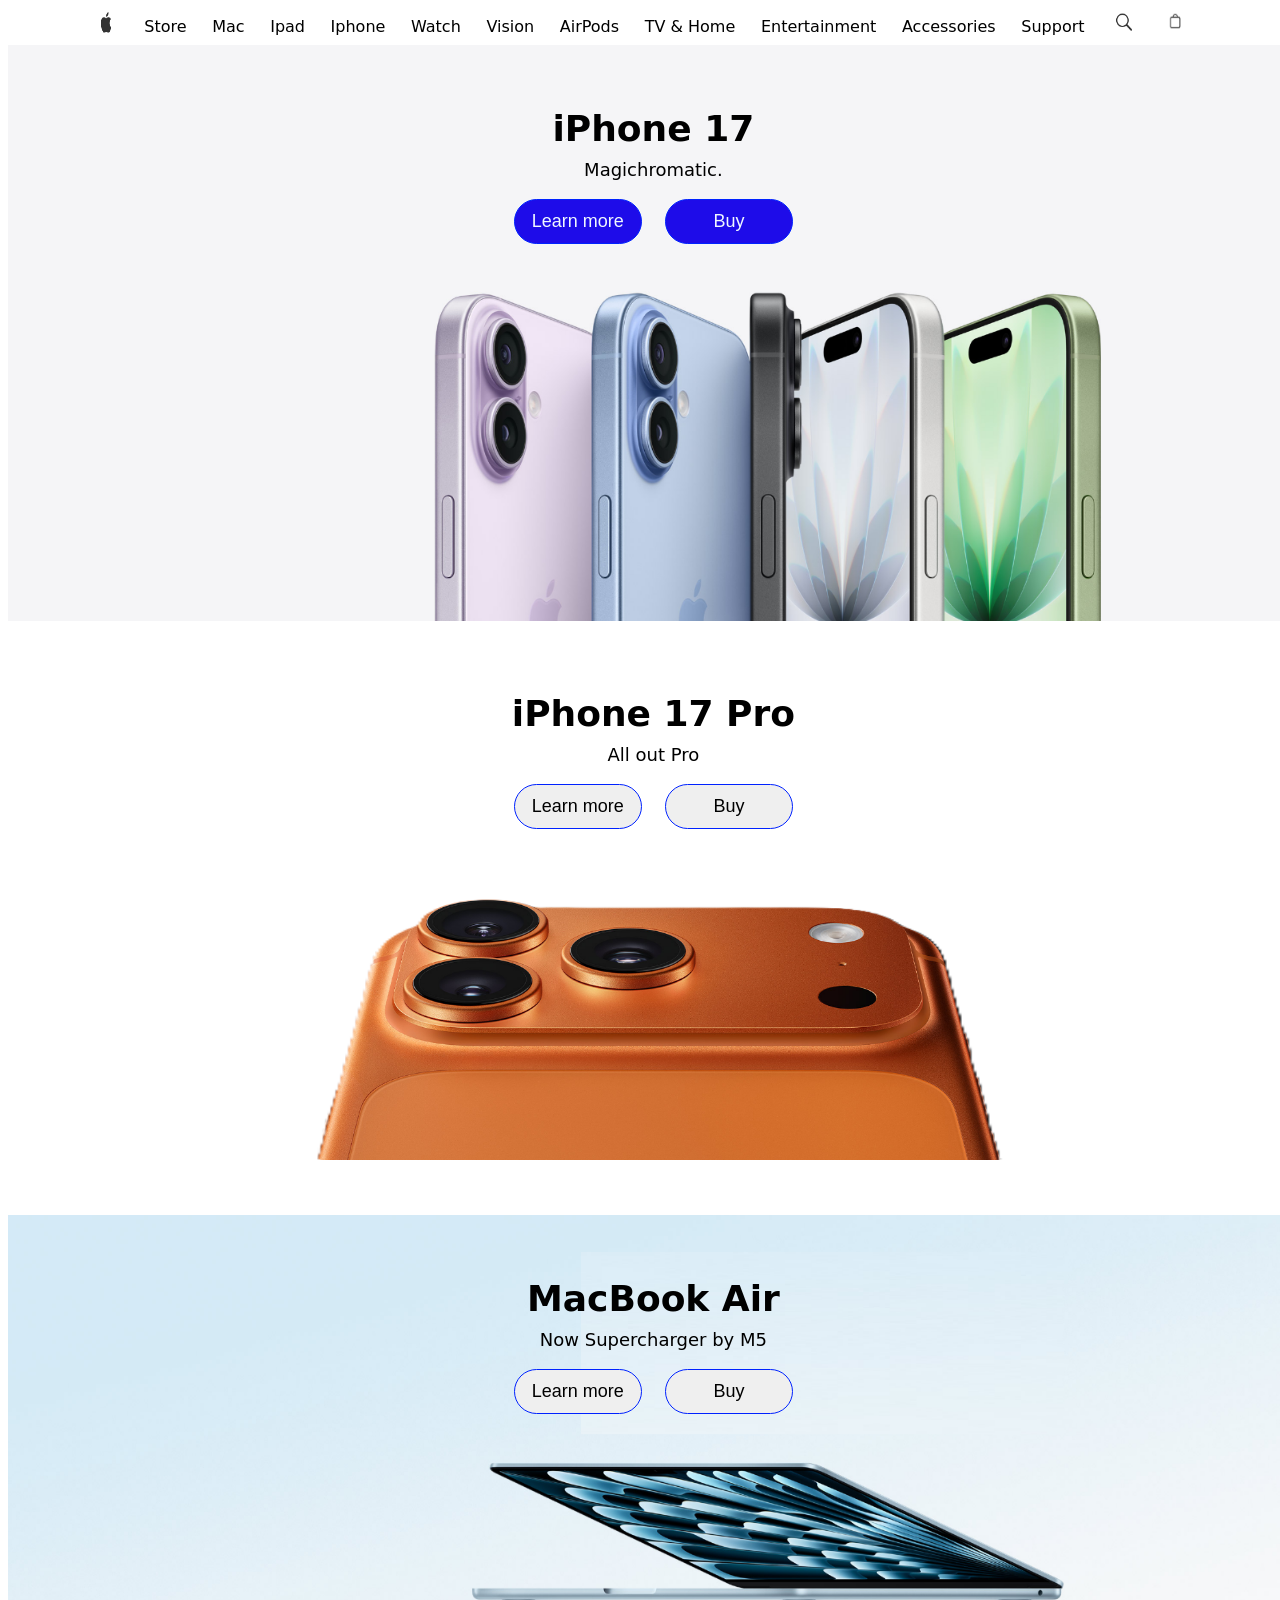
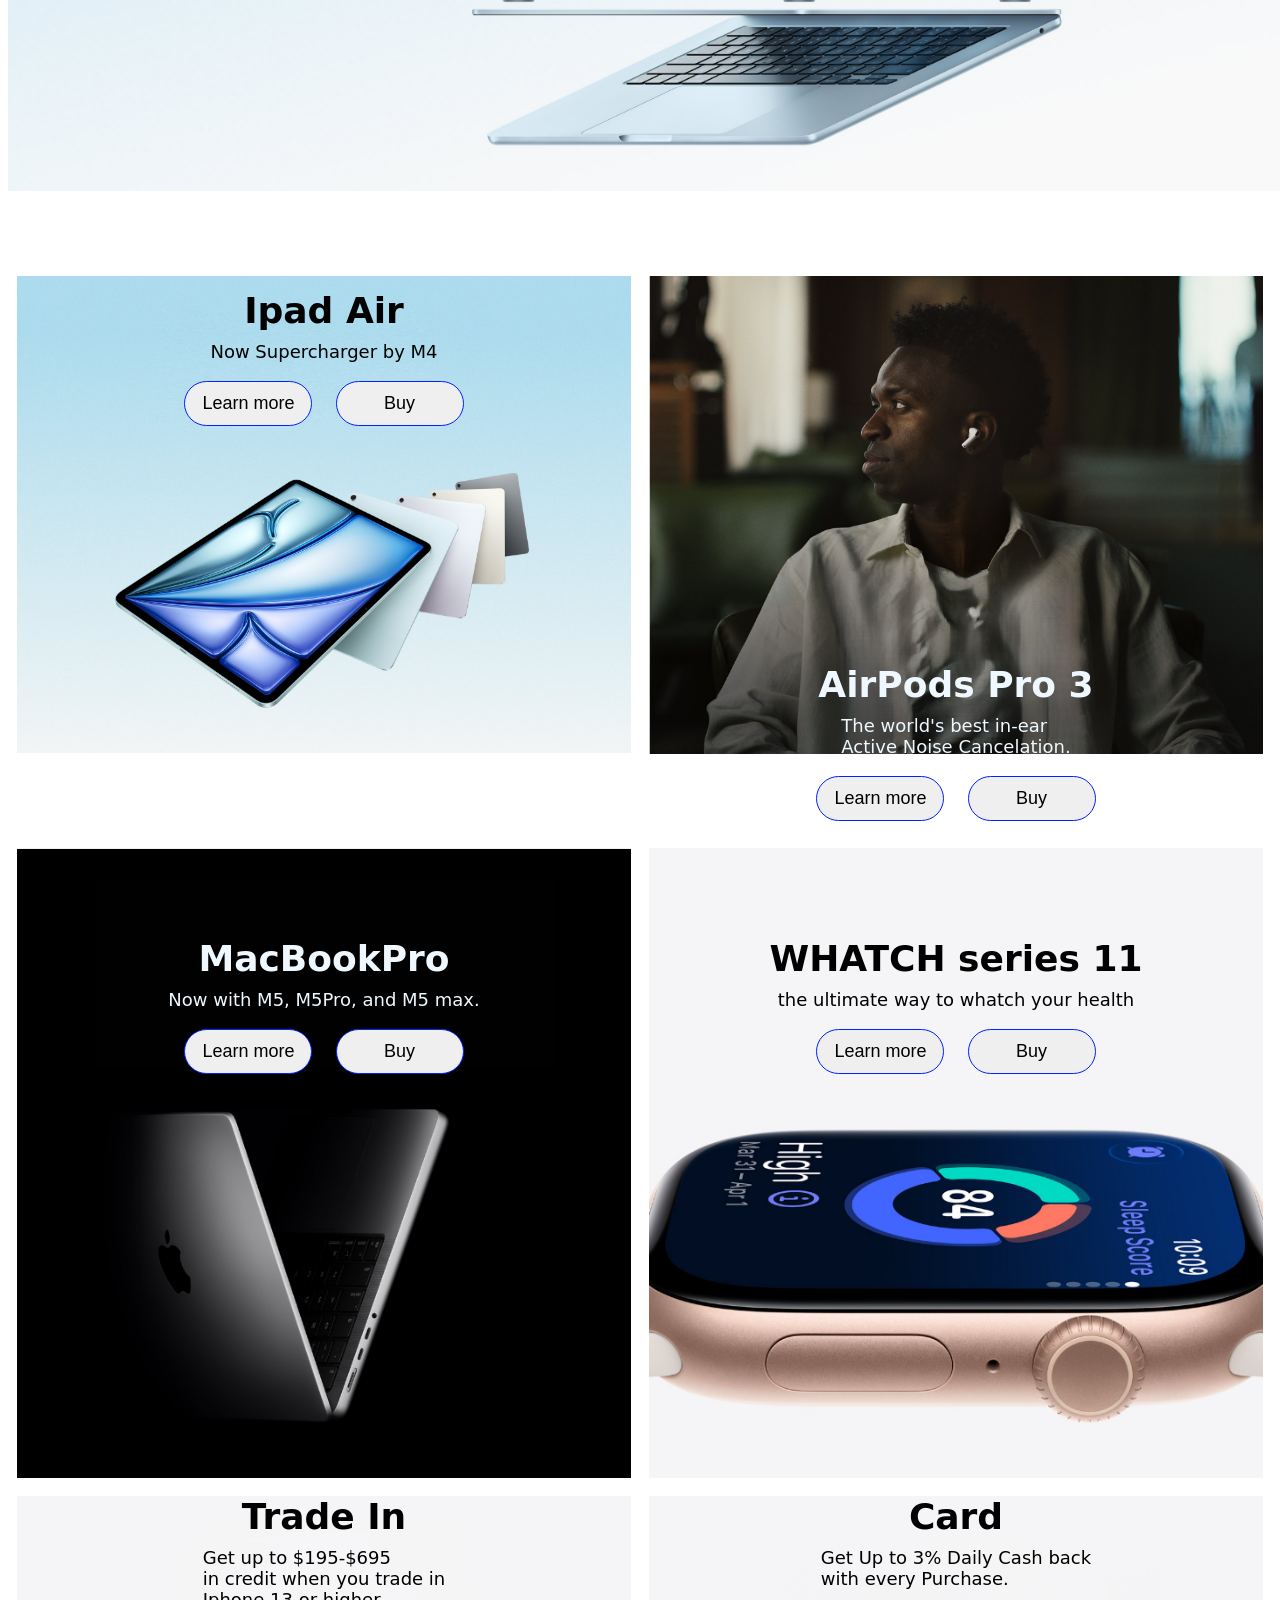
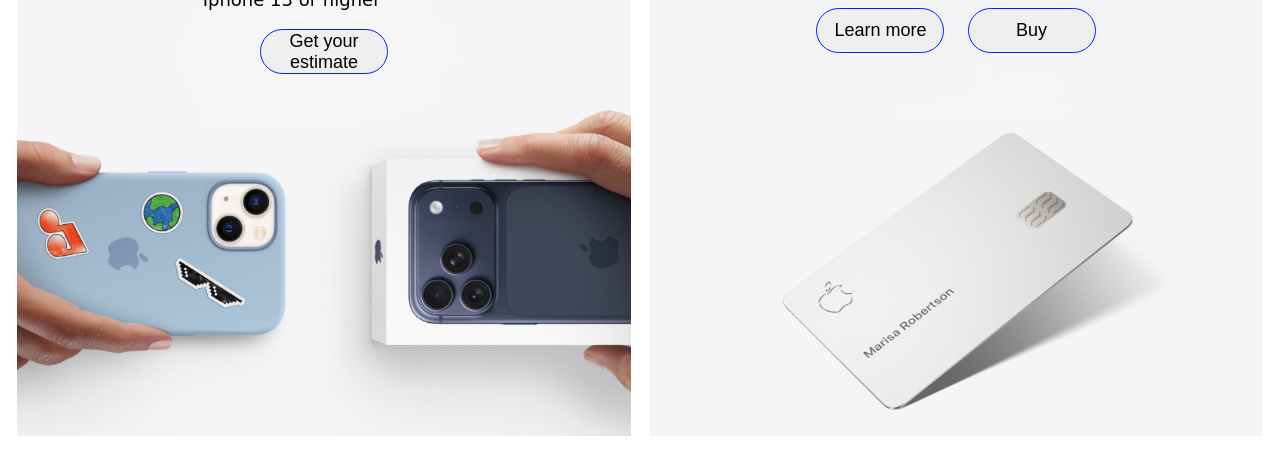
<file: index.html>
<!doctype html>
<html lang="en">
  <head>
    <meta charset="UTF-8" />
    <meta name="viewport" content="width=device-width, initial-scale=1.0" />
    <title>Apple Colne</title>
    <link rel="icon" type="image/png" href="./logo.png" />
    <link rel="stylesheet" href="./sytle.css" />
  </head>
  <body>
    <div class="navbar">
      <img src="./Apple.png" alt="" />
      <a href="">Store</a>
      <a href="">Mac</a>
      <a href="">Ipad</a>
      <a href="">Iphone</a>
      <a href="">Watch</a><a href="">Vision</a>
      <a href="">AirPods</a>
      <a href="">TV & Home</a>
      <a href="">Entertainment</a>
      <a href="">Accessories</a>
      <a href="">Support</a>
      <img src="./search.png" alt="" />
      <img src="./Shop.png" alt="" />
    </div>
    <div class="asosiy01">
      <h1>iPhone 17</h1>
      <p>Magichromatic.</p>
      <div class="button">
        <button class="Shaxzod">Learn more</button>
        <button class="Shaxzod">Buy</button>
      </div>
    </div>
    <div class="asosiy02">
      <h1>iPhone 17 Pro</h1>
      <p>All out Pro</p>
      <div class="button">
        <button>Learn more</button>
        <button>Buy</button>
      </div>
    </div>
    <div class="asosiy03">
      <h1>MacBook Air</h1>
      <p>Now Supercharger by M5</p>
      <div class="button">
        <button>Learn more</button>
        <button>Buy</button>
      </div>
    </div>
    <div class="bannerX2">
      <div class="banner1">
        <h1>Ipad Air</h1>
        <p>Now Supercharger by M4</p>
        <div class="button">
          <button>Learn more</button>
          <button>Buy</button>
        </div>
      </div>

      <div class="banner2">
        <h1>AirPods Pro 3</h1>
        <p>
          The world's best in-ear <br />
          Active Noise Cancelation.
        </p>
        <div class="button">
          <button>Learn more</button>
          <button>Buy</button>
        </div>
      </div>
    </div>
    <div class="bannerX2">
      <div class="banner3">
        <h1>MacBookPro</h1>
        <p>Now with M5, M5Pro, and M5 max.</p>
        <div class="button">
          <button>Learn more</button>
          <button>Buy</button>
        </div>
      </div>

      <div class="banner4">
        <h1><b>WHATCH</b> series 11</h1>
        <p>the ultimate way to whatch your health</p>
        <div class="button">
          <button>Learn more</button>
          <button>Buy</button>
        </div>
      </div>
    </div>
    <div class="bannerX2">
      <div class="banner5">
        <h1>Trade In</h1>
        <p>
          Get up to $195-$695 <br />
          in credit when you trade in <br />
          Iphone 13 or higher
        </p>
        <div class="button">
          <button>Get your estimate</button>
        </div>
      </div>

      <div class="banner6">
        <h1><b>Card</b></h1>
        <p>
          Get Up to 3% Daily Cash back <br />
          with every Purchase.
        </p>
        <div class="button">
          <button>Learn more</button>
          <button>Buy</button>
        </div>
      </div>
    </div>
  </body>
</html>
</file>
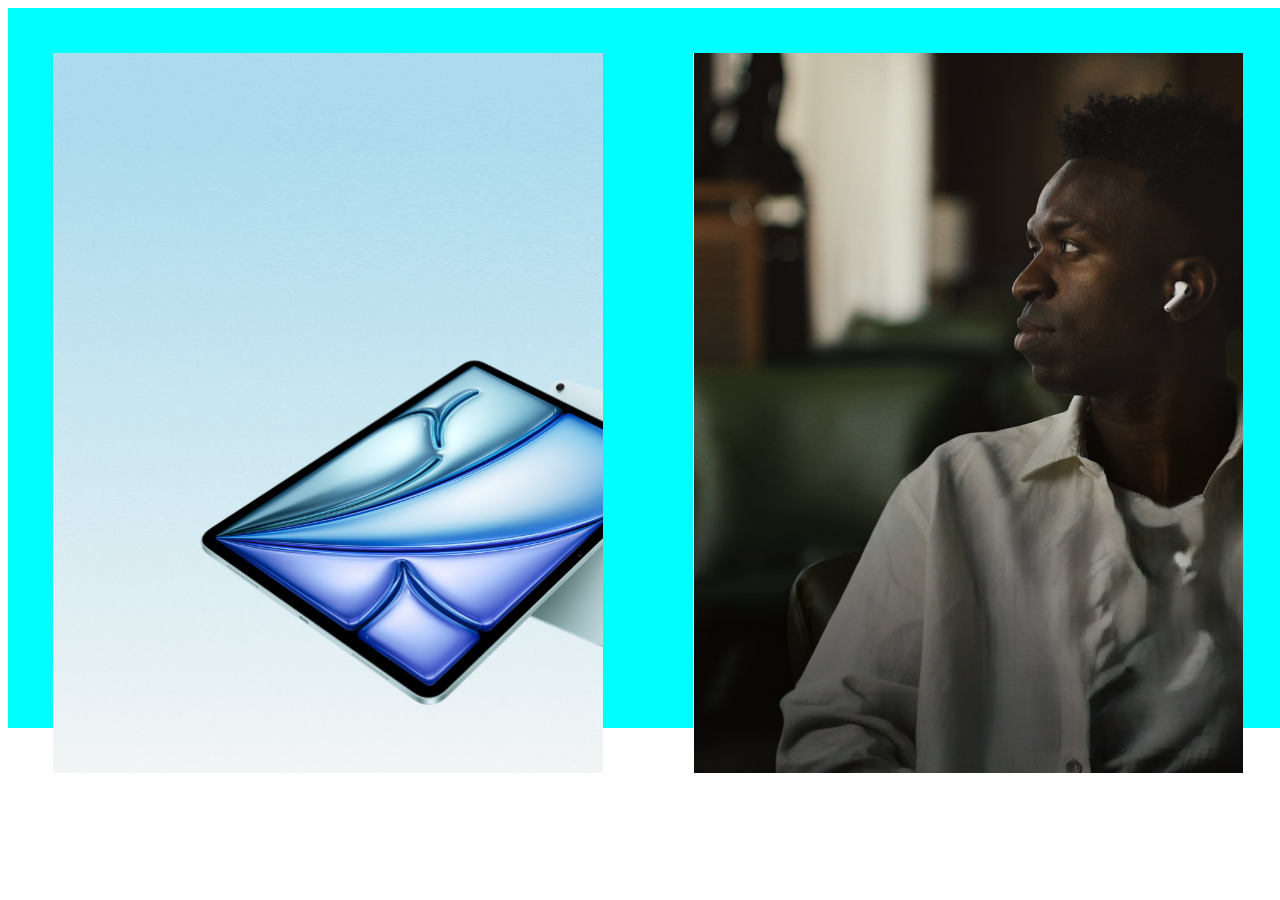
<file: 123.html>
<!doctype html>
<html lang="en">
  <head>
    <meta charset="UTF-8" />
    <meta name="viewport" content="width=device-width, initial-scale=1.0" />
    <title>Document</title>
    <link rel="stylesheet" href="./123.css" />
  </head>
  <body>
    <div class="dutagi">
      <div class="birinchi"></div>
      <div class="ikkinchi"></div>
    </div>
  </body>
</html>
</file>
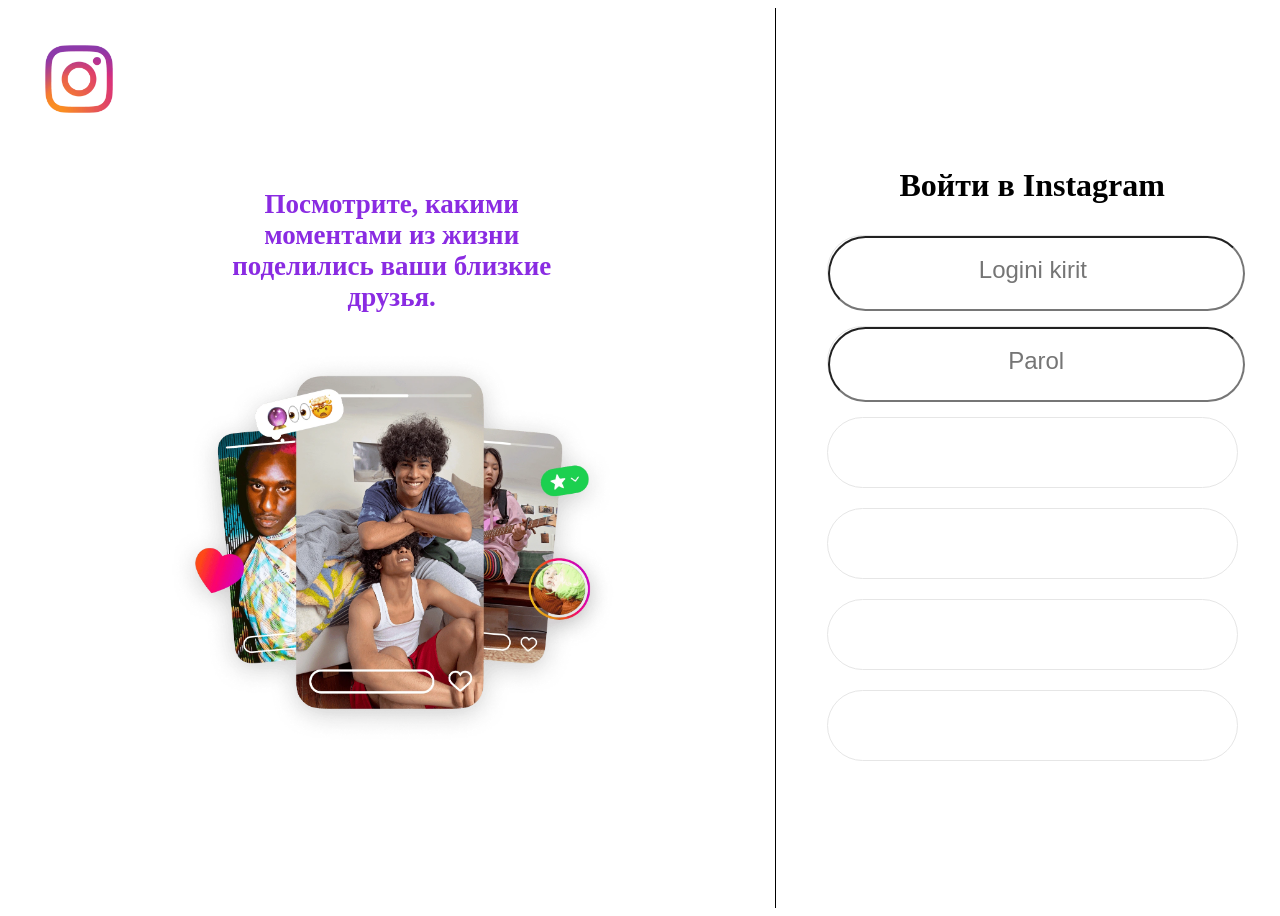
<file: 7Iyul.html>
<!doctype html>
<html lang="en">
  <head>
    <meta charset="UTF-8" />
    <meta name="viewport" content="width=device-width, initial-scale=1.0" />
    <title>Document</title>
    <link rel="stylesheet" href="./style2.css" />
  </head>
  <body>
    <div class="rost">
      <div class="logo"></div>

      <div class="pastash">
        <h1 class="yozuv">
          Посмотрите, какими <br />
          моментами из жизни <br />
          поделились ваши близкие <br />
          друзья.
        </h1>
        <div class="pastangirasm"></div>
      </div>
    </div>
    <div class="chap">
      <bu class="joy"></bu>
      <h1>Войти в Instagram</h1>
      <div class="btn1">
        <input type="text" placeholder="Logini kirit " />
      </div>
      <div class="btn1">
        <input type="text" placeholder="Parol" />
      </div>
      <div class="btn3"></div>
      <div class="btn4"></div>
      <div class="btn5"></div>
      <div class="btn6"></div>
      <bu class="joy"></bu>
    </div>
  </body>
</html>
</file>
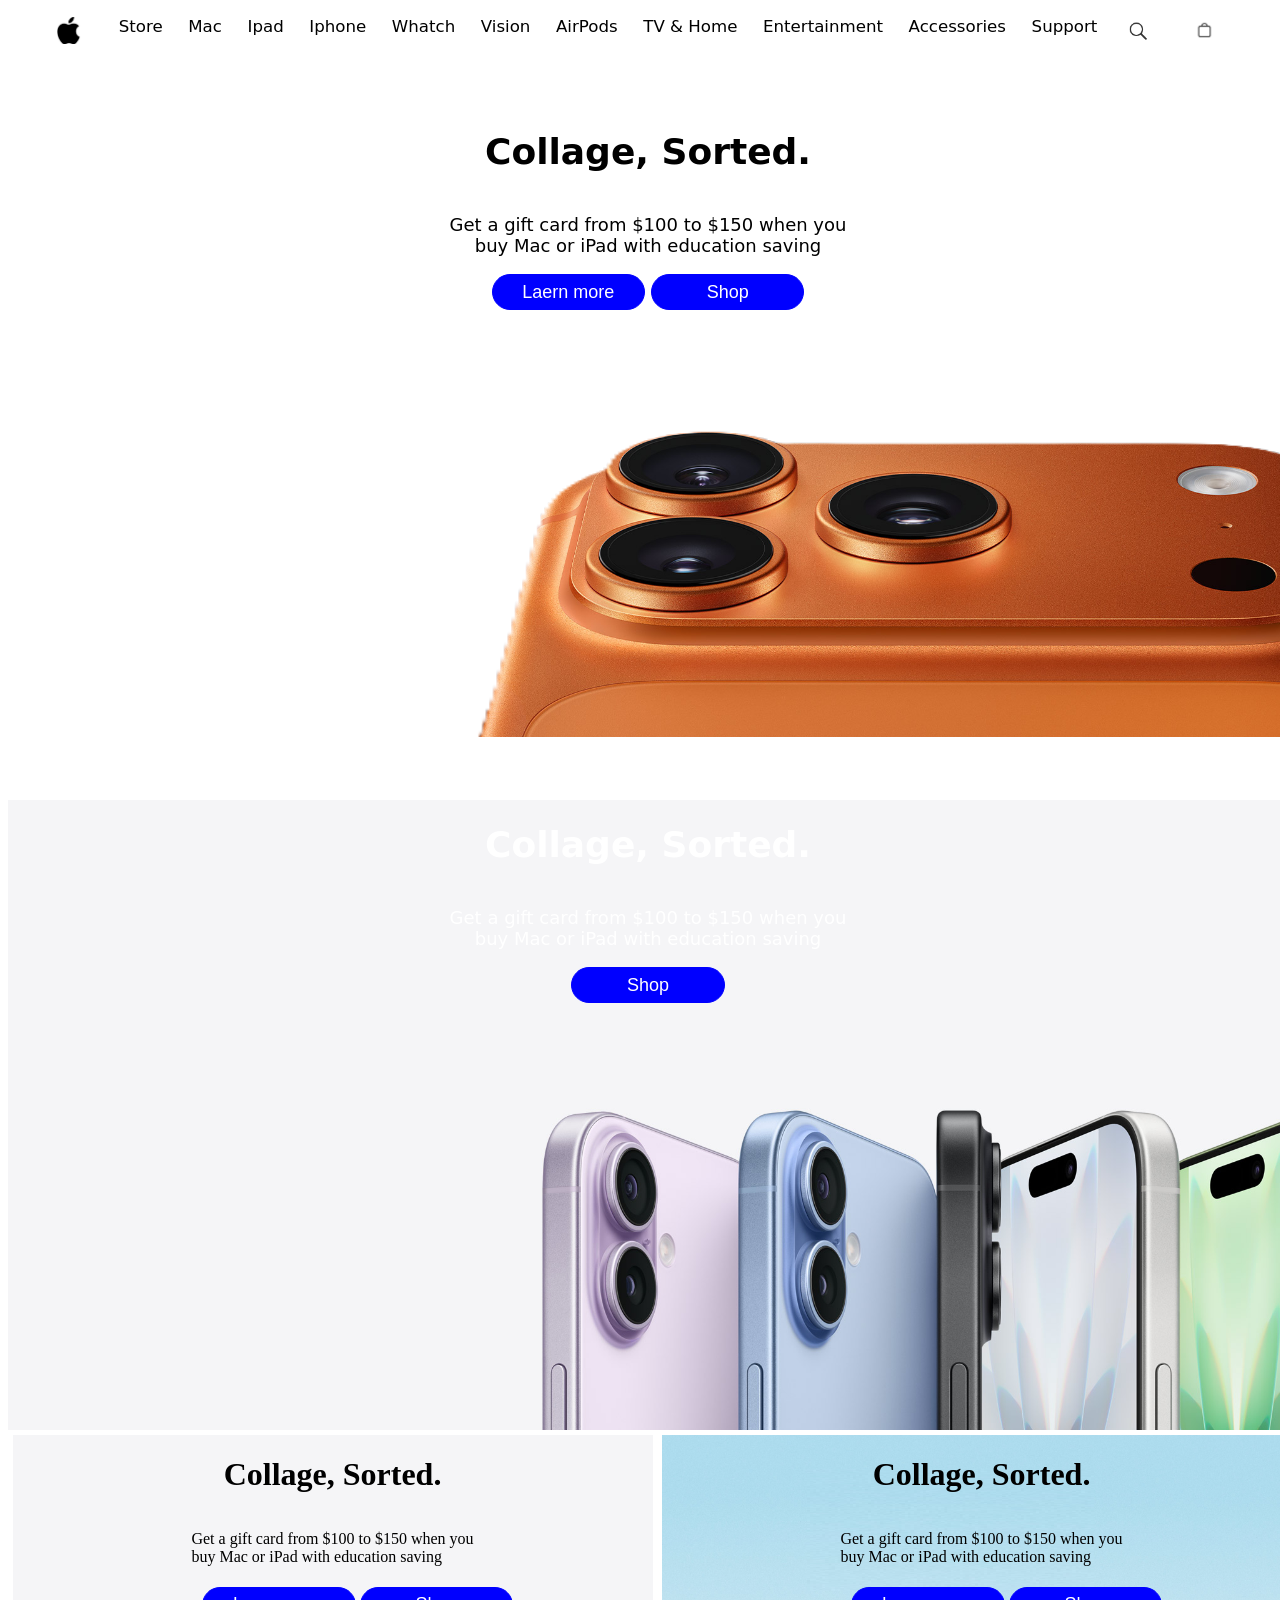
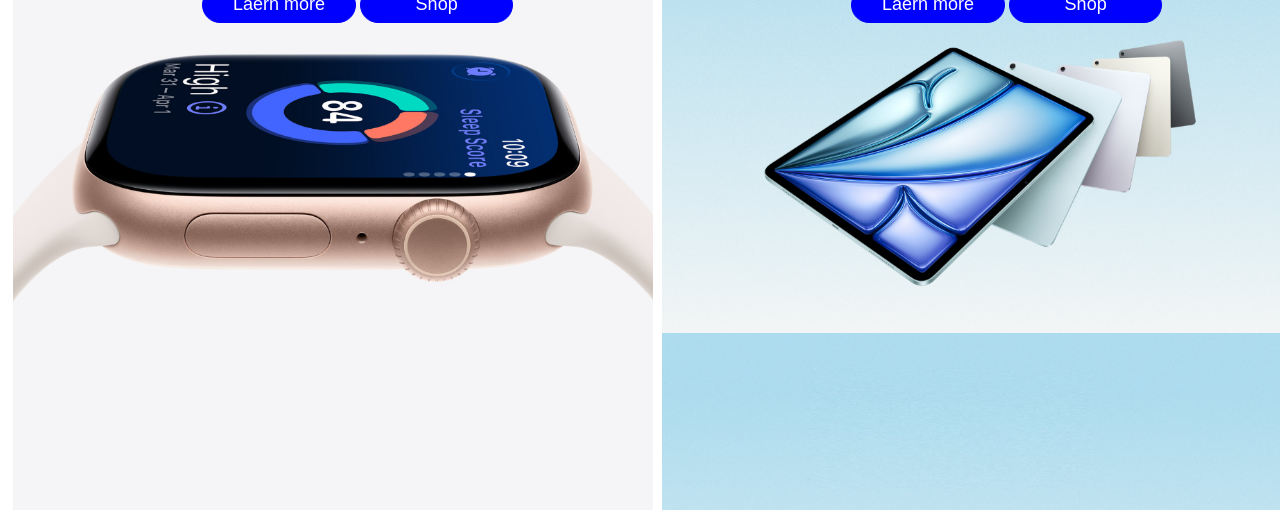
<file: apple.html>
<!doctype html>
<html lang="en">
  <head>
    <meta charset="UTF-8" />
    <meta name="viewport" content="width=device-width, initial-scale=1.0" />
    <link rel="stylesheet" href="./apple.css" />
    <title>AppleClone</title>
  </head>
  <body>
    <div class="Navbar">
      <div class="logo"></div>
      <a href="">Store</a>
      <a href="">Mac</a>
      <a href="">Ipad</a>
      <a href="">Iphone</a>
      <a href="">Whatch</a>
      <a href="">Vision</a>
      <a href="">AirPods</a>
      <a href="">TV & Home</a>
      <a href="">Entertainment</a>
      <a href="">Accessories</a>
      <a href=""> Support</a>
      <div class="search"></div>
      <div class="shopbox"></div>
    </div>
    <div>
      <div class="IkkinchiRasm">
        <h1>Collage, Sorted.</h1>
        <p>
          Get a gift card from $100 to $150 when you <br />
          buy Mac or iPad with education saving
        </p>
        <div class="buttons">
          <button>Laern more</button>
          <button>Shop</button>
        </div>
      </div>
      <div class="BirinchiRasm">
        <h1 class="Safed">Collage, Sorted.</h1>
        <p class="Safed">
          Get a gift card from $100 to $150 when you <br />
          buy Mac or iPad with education saving
        </p>
        <button>Shop</button>
      </div>
    </div>
    <div class="dutagi">
      <div class="turtinchi">
        <h1>Collage, Sorted.</h1>
        <p>
          Get a gift card from $100 to $150 when you <br />
          buy Mac or iPad with education saving
        </p>
        <div class="buttons">
          <button>Laern more</button>
          <button>Shop</button>
        </div>
      </div>
      <div class="beshinchi">
        <h1>Collage, Sorted.</h1>
        <p>
          Get a gift card from $100 to $150 when you <br />
          buy Mac or iPad with education saving
        </p>
        <div class="buttons">
          <button>Laern more</button>
          <button>Shop</button>
        </div>
      </div>
    </div>
  </body>
</html>
</file>
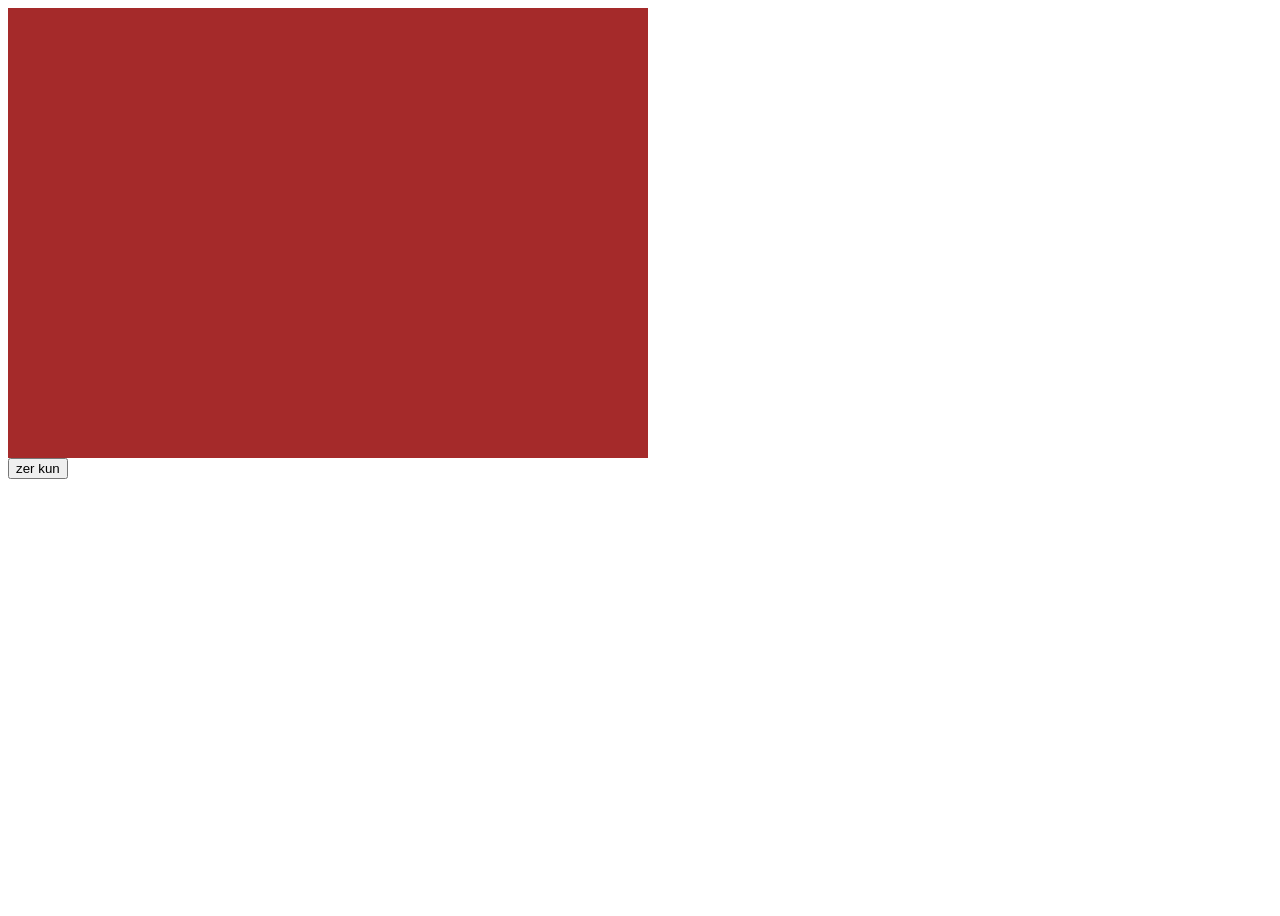
<file: Index1.html>
<!doctype html>
<html lang="en">
  <head>
    <meta charset="UTF-8" />
    <meta name="viewport" content="width=device-width, initial-scale=1.0" />
    <title>Document</title>
    <link rel="stylesheet" href="./style1.css" />
  </head>
  <body>
    <div class="dadesh"></div>
    <div class="duyumash"></div>
    <button>zer kun</button>
  </body>
</html>
</file>
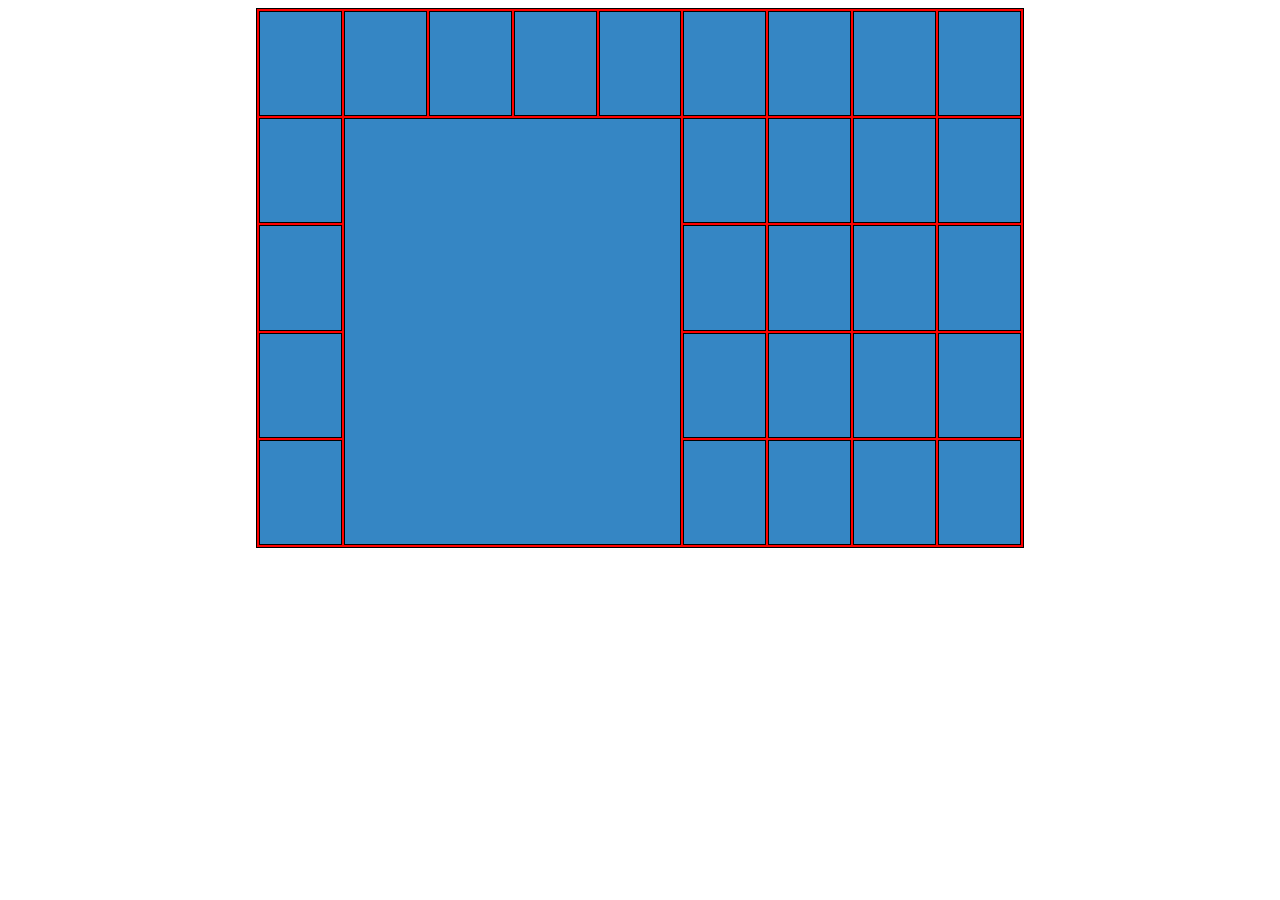
<file: table.html>
<!doctype html>
<html lang="en">
  <head>
    <meta charset="UTF-8" />
    <meta name="viewport" content="width=device-width, initial-scale=1.0" />
    <title>Table</title>
    <style>
      body {
        display: flex;
        justify-content: center;
        align-items: center;
      }
      table {
        width: 60vw;
        height: 60vh;
        border: 1px solid black;
        background-color: red;
      }
      tr,
      td {
        border: 1px solid black;
        background-color: rgba(0, 169, 247, 0.547);
      }
    </style>
  </head>
  <body>
    <table>
      <tr>
        <td></td>
        <td></td>
        <td></td>
        <td></td>
        <td></td>
        <td></td>
        <td></td>
        <td></td>
        <td></td>
      </tr>
      <tr>
        <td></td>
        <td colspan="4" rowspan="4"></td>
        <td></td>
        <td></td>
        <td></td>
        <td></td>
      </tr>
      <tr>
        <td></td>
        <td></td>
        <td></td>
        <td></td>
        <td></td>
      </tr>
      <tr>
        <td></td>
        <td></td>
        <td></td>
        <td></td>
        <td></td>
      </tr>
      <tr>
        <td></td>
        <td></td>
        <td></td>
        <td></td>
        <td></td>
      </tr>
    </table>
  </body>
</html>
</file>
<file: sytle.css>
body {
  font-family:
    system-ui,
    -apple-system,
    BlinkMacSystemFont,
    "Segoe UI",
    Roboto,
    Oxygen,
    Ubuntu,
    Cantarell,
    "Open Sans",
    "Helvetica Neue",
    sans-serif;
}
.navbar {
  display: flex;
  gap: 2vw;
  justify-content: center;
}
.navbar img {
  width: 2vw;
  height: 3vh;
}
.navbar a {
  margin-top: 1vh;
  text-decoration: none;
  color: black;
}
h1 {
  font-size: 4vh;
  margin: 0px;
}
p {
  margin: 10px;
  font-size: 2vh;
}

button {
  width: 10vw;
  height: 5vh;
  border-radius: 40vh;
  border: 1px solid rgb(0, 34, 255);
  margin: 1vh;
  font-size: 2vh;
}
.Shaxzod {
  background-color: rgb(30, 12, 233);
  color: aliceblue;
}
button:hover {
  background-color: blue;
  color: azure;
}
.asosiy01 {
  margin-top: 1vh;
  width: 91vw;
  height: 50vh;
  background-image: url(./01.png);
  background-repeat: no-repeat;
  background-size: cover;
  display: flex;
  flex-direction: column;
  align-items: center;
  padding: 7vh;
}

.asosiy02 {
  margin-top: 1vh;
  width: 91vw;
  height: 50vh;
  background-image: url(./02.png);
  background-repeat: no-repeat;
  background-size: 100%;
  background-position: center;
  display: flex;
  flex-direction: column;
  align-items: center;
  padding: 7vh;
}

.asosiy03 {
  margin-top: 1vh;
  width: 91vw;
  height: 50vh;
  background-image: url(./03.png);
  background-repeat: no-repeat;
  background-size: cover;
  display: flex;
  flex-direction: column;
  align-items: center;
  padding: 7vh;
}
.bannerX2 {
  display: flex;
}
.banner1 {
  margin: 1vh;
  width: 50%;
  height: 60vh;
  background-image: url(./04.png);
  background-repeat: no-repeat;
  background-size: 100%;
  background-position: center;
  display: flex;
  flex-direction: column;
  align-items: center;
  padding-top: 10vh;
}
.banner2 {
  margin: 1vh;
  width: 50%;
  height: 60vh;
  background-image: url(./05.png);
  background-repeat: no-repeat;
  background-size: 100%;
  background-position: center;
  display: flex;
  flex-direction: column;
  align-items: center;
  padding-top: 10vh;
  justify-content: end;
  color: aliceblue;
}
.banner3 {
  margin: 1vh;
  width: 50%;
  height: 60vh;
  background-image: url(./06.png);
  background-repeat: no-repeat;
  background-size: cover;
  background-position: center;
  display: flex;
  flex-direction: column;
  align-items: center;
  padding-top: 10vh;
  justify-content: start;
  color: aliceblue;
}
.banner4 {
  margin: 1vh;
  width: 50%;
  height: 60vh;
  background-image: url(./07.png);
  background-repeat: no-repeat;
  background-size: cover;
  background-position: center;
  display: flex;
  flex-direction: column;
  align-items: center;
  padding-top: 10vh;
}
.banner5 {
  margin: 1vh;
  width: 50%;
  height: 60vh;
  background-image: url(./08.png);
  background-repeat: no-repeat;
  background-size: cover;
  background-position: center;
  display: flex;
  flex-direction: column;
  align-items: center;
}
.banner6 {
  margin: 1vh;
  width: 50%;
  height: 60vh;
  background-image: url(./09.png);
  background-repeat: no-repeat;
  background-size: cover;
  background-position: center;
  display: flex;
  flex-direction: column;
  align-items: center;
}
@media (max-width: 440px) {
  .asosiy01 {
    width: 400px;
    background-size: contain;
  }
}
</file>
<file: 123.css>
.dutagi {
  background-color: aqua;
  width: 100vw;
  height: 80vh;
  display: flex;
}
.dutagi div {
  width: 50vw;
  height: 100%;
  margin: 5vh;
}
.birinchi {
  background-image: url(./04.png);
  background-size: cover;
  background-repeat: no-repeat;
}
.ikkinchi {
  background-image: url(./05.png);
  background-size: cover;
  background-repeat: no-repeat;
}
</file>
<file: style2.css>
body {
  width: 100vw;
  height: 100vh;
  display: flex;
}
.rost {
  width: 60vw;
  height: 100vh;
  display: flex;
  flex-direction: column;
  justify-content: space-between;
}
.chap {
  border-left: 1px solid black;
  width: 40vw;
  height: 100vh;
}
.logo {
  background-image: url(./insta.png);
  background-size: contain;
  background-repeat: no-repeat;
  width: 8vw;
  height: 15vh;
  margin: 20px;
}
.pastangirasm {
  background-image: url(./123.png);
  background-size: contain;
  background-repeat: no-repeat;
  width: 40vw;
  height: 60vh;
}
.pastash {
  display: flex;
  flex-direction: column;
  align-items: center;
  height: 90vh;
}
.chap {
  display: flex;
  justify-content: center;
  align-items: center;
  flex-direction: column;
}
.chap div {
  background-color: white;
  width: 80%;
  height: 20%;
  margin: 2%;
  border-radius: 50px;
  border: 1px solid rgb(230, 230, 230);
}
.joy {
  height: 40%;
  width: 100%;
}
.yozuv {
  text-align: center;
  font-size: 3vh;
  color: blueviolet;
}
.btn1 input {
  width: 100%;
  height: 100%;
  border-radius: 50px;
}
.btn1 input::placeholder {
  text-align: center;
  font-size: x-large;
}
</file>
<file: apple.css>
.Navbar {
  display: flex;
  justify-content: center;
  gap: 2vw;
  font-size: 1.3vw;
}
.Navbar a {
  text-decoration: none;
  color: black;
  font-family:
    system-ui,
    -apple-system,
    BlinkMacSystemFont,
    "Segoe UI",
    Roboto,
    Oxygen,
    Ubuntu,
    Cantarell,
    "Open Sans",
    "Helvetica Neue",
    sans-serif;
  margin-top: 1vh;
}
.logo {
  width: 3vw;
  height: 3vh;
  background-image: url(./images.png);
  background-repeat: no-repeat;
  background-size: contain;
}
.search {
  width: 3vw;
  height: 3vh;
  background-image: url(./search.png);
  background-repeat: no-repeat;
  background-size: contain;
}
.shopbox {
  width: 3vw;
  height: 3vh;
  background-image: url(./Shop.png);
  background-repeat: no-repeat;
  background-size: contain;
}
.Navbar div {
  margin-top: 1vh;
}
.BirinchiRasm {
  width: 100vw;
  height: 70vh;
  background-image: url(./01.png);
  display: flex;
  flex-direction: column;
  justify-content: flex-start;
  align-items: center;
  text-align: center;
  font-size: 2vh;
  font-family:
    system-ui,
    -apple-system,
    BlinkMacSystemFont,
    "Segoe UI",
    Roboto,
    Oxygen,
    Ubuntu,
    Cantarell,
    "Open Sans",
    "Helvetica Neue",
    sans-serif;
  margin-top: 7vh;
}
button {
  width: 12vw;
  height: 4vh;
  border-radius: 50px;
  border: 1px solid blue;
  background-color: blue;
  color: white;
  font-size: 2vh;
}
.IkkinchiRasm {
  width: 100vw;
  height: 70vh;
  background-image: url(./02.png);
  display: flex;
  flex-direction: column;
  justify-content: flex-start;
  align-items: center;
  text-align: center;
  font-size: 2vh;
  font-family:
    system-ui,
    -apple-system,
    BlinkMacSystemFont,
    "Segoe UI",
    Roboto,
    Oxygen,
    Ubuntu,
    Cantarell,
    "Open Sans",
    "Helvetica Neue",
    sans-serif;
  margin-top: 7vh;
  background-repeat: no-repeat;
}
.Safed {
  color: white;
}
.dutagi {
  width: 100vw;
  height: 75vh;

  display: flex;
}
.dutagi div {
  width: 50vw;
  height: 100%;
  margin: 0.5vh;
}
.turtinchi {
  display: flex;
  align-items: center;
  flex-direction: column;
  background-image: url(./07.png);
  background-size: contain;
}
.turtinchi .buttons {
  margin-left: 30vw;
}
.beshinchi {
  display: flex;
  align-items: center;
  flex-direction: column;
  background-image: url(./04.png);
  background-size: contain;
}
.beshinchi .buttons {
  margin-left: 30vw;
}
</file>
<file: style1.css>
body {
  width: 100vw;
  height: 100vh;
}

.duyumash {
  width: 50%;
  height: 50%;
  background-color: brown;
}
</file>
